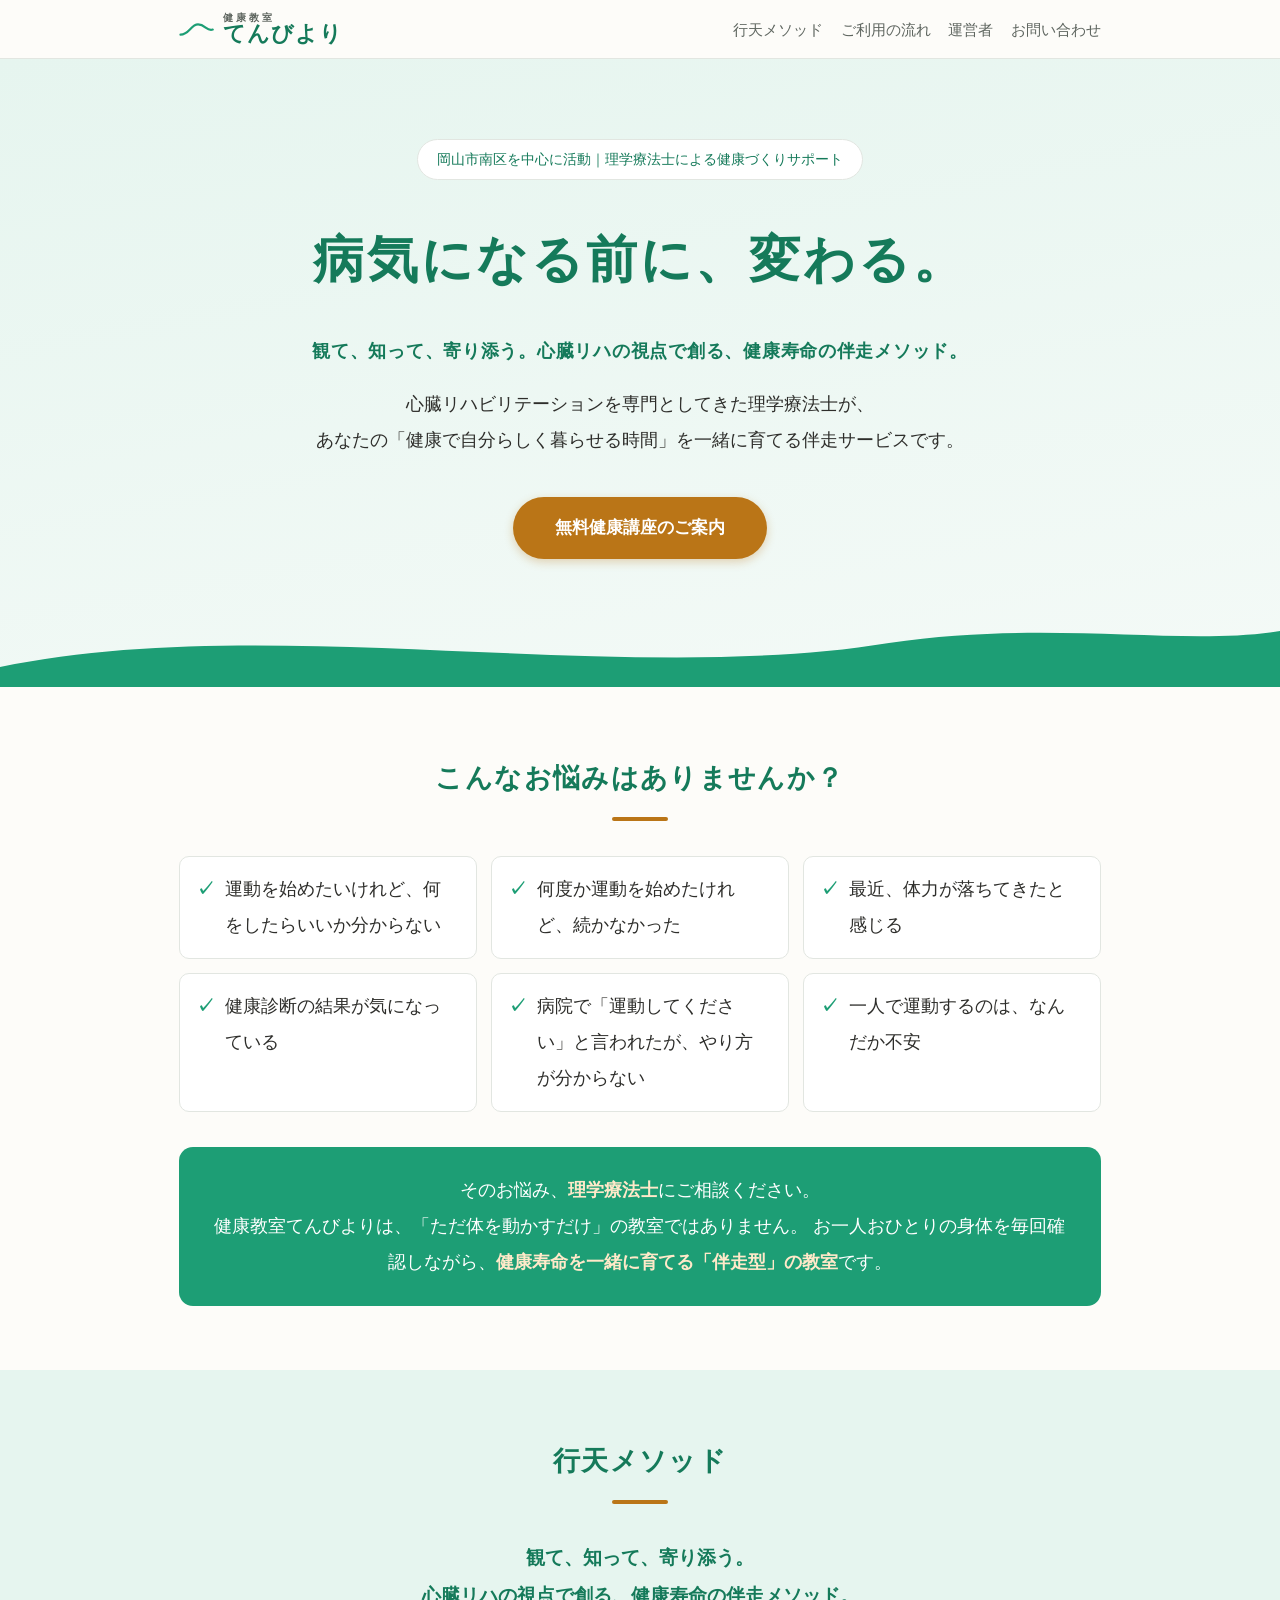
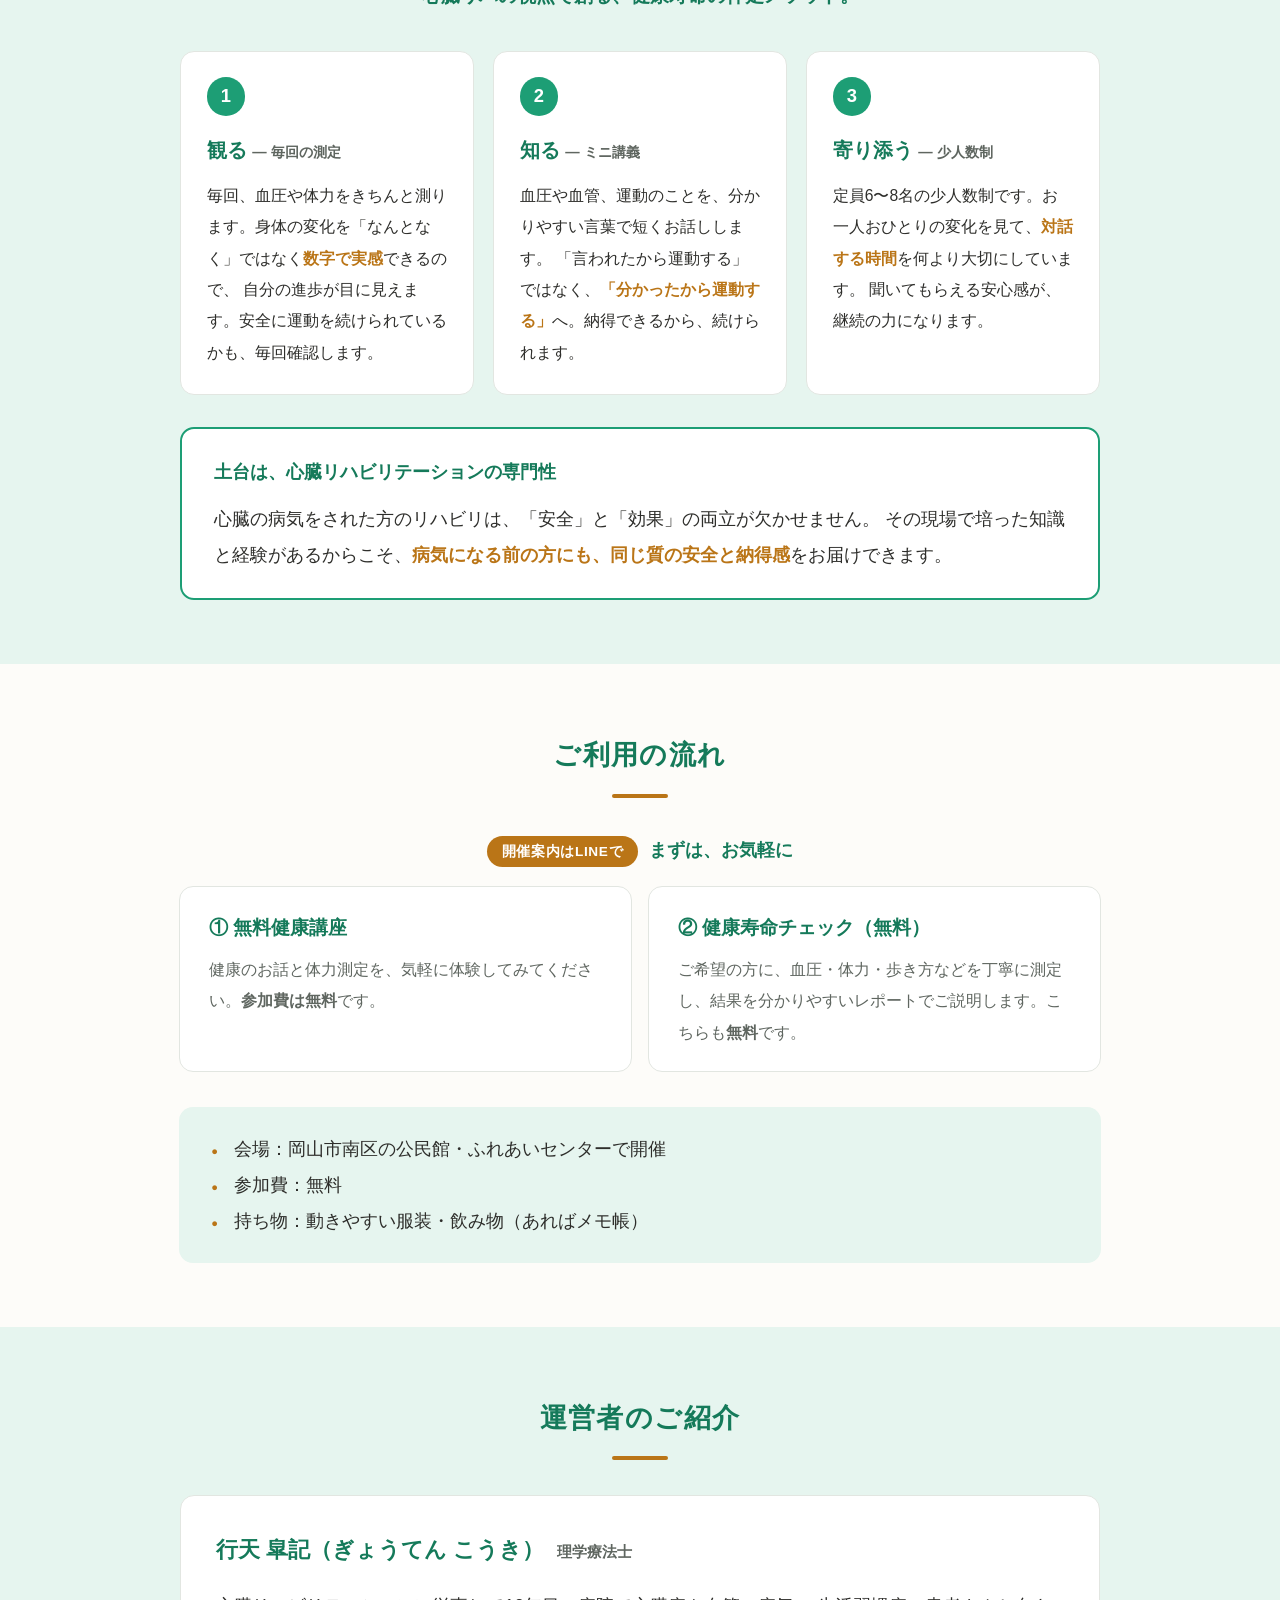
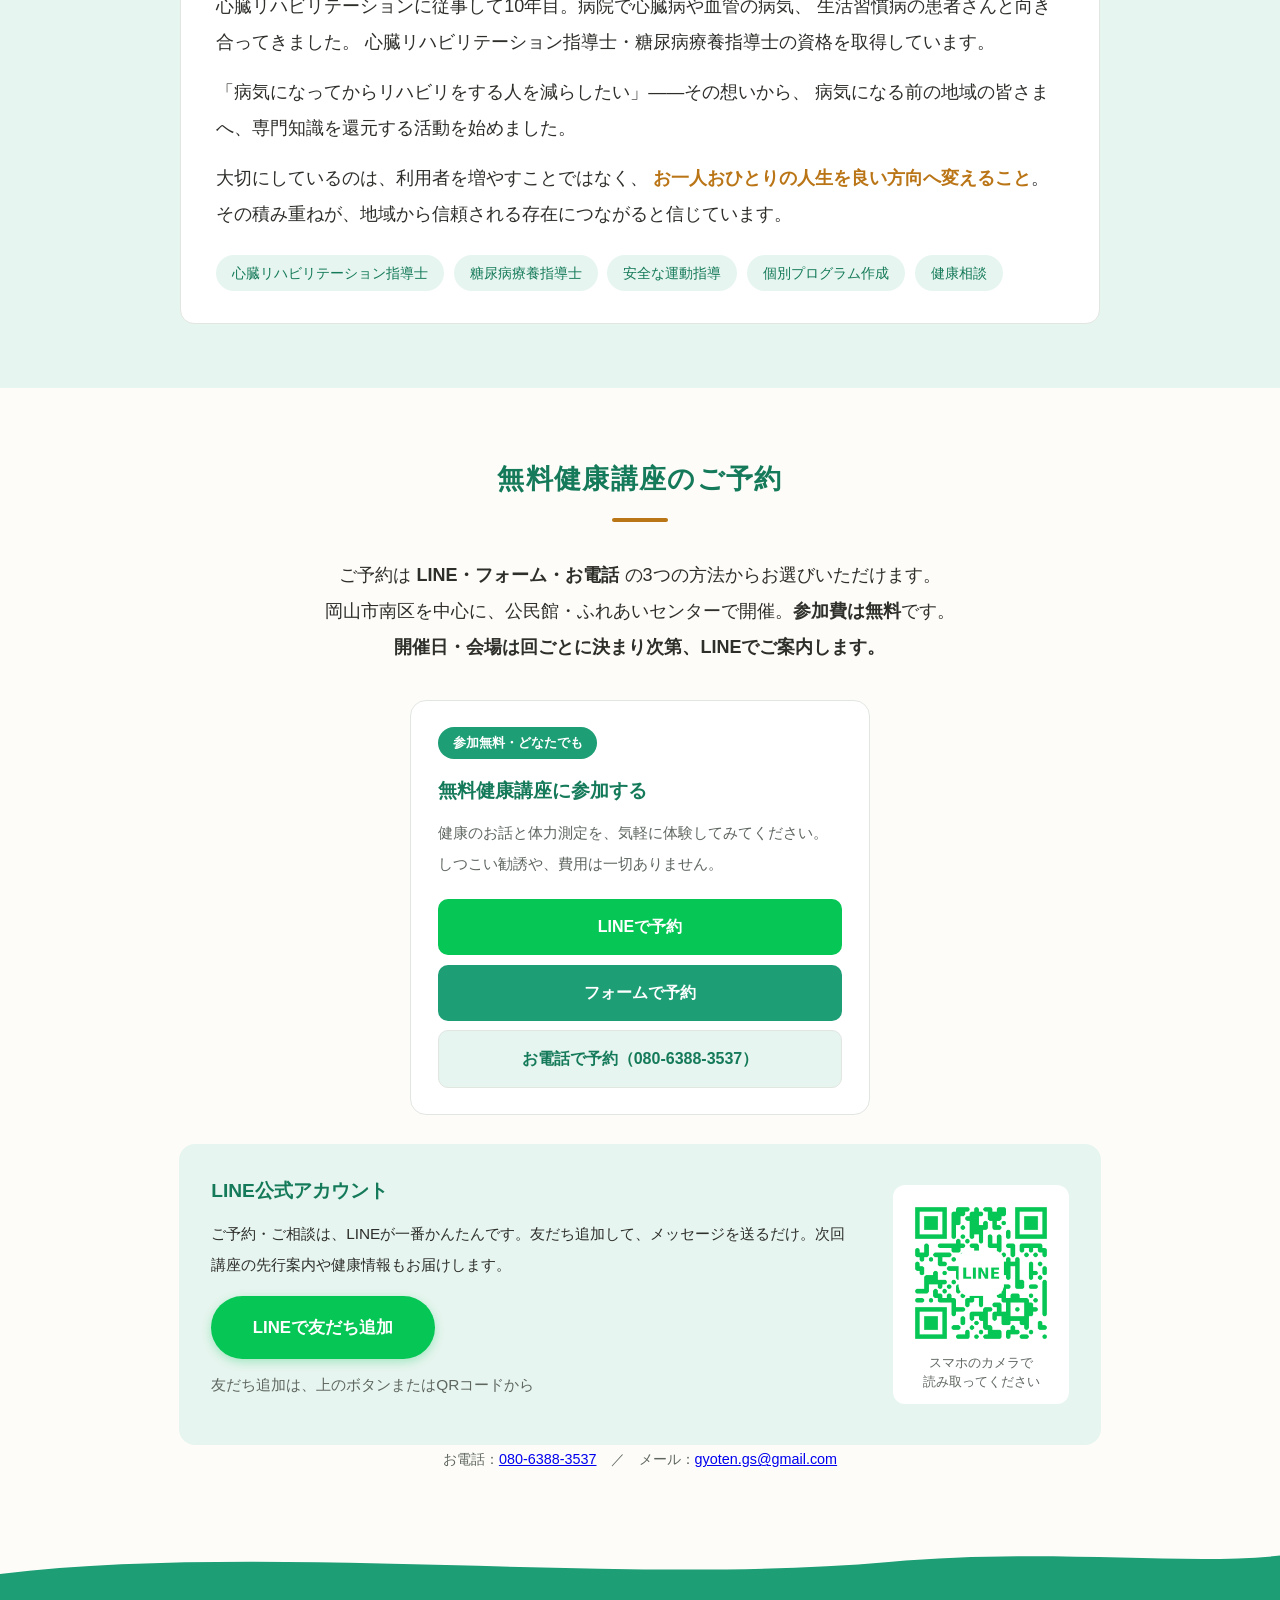
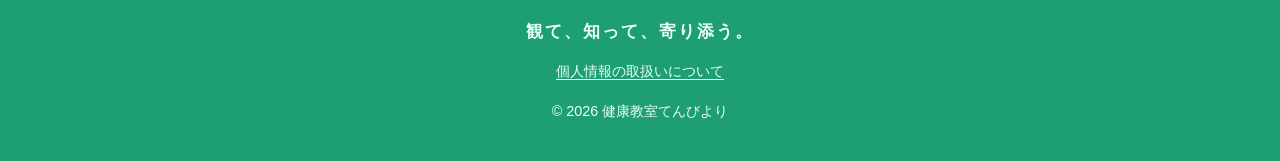
<file: index.html>
<!DOCTYPE html>
<html lang="ja">
<head>
  <meta charset="UTF-8">
  <meta name="viewport" content="width=device-width, initial-scale=1.0">
  <meta name="description" content="岡山市南区を中心に活動｜心臓リハビリテーションを専門としてきた理学療法士による、健康寿命の伴走サービス「健康教室てんびより」。病気になる前に、変わる。">
  <title>健康教室てんびより｜病気になる前に、変わる。</title>
  <link rel="stylesheet" href="style.css">
</head>
<body>
  <header class="site-header">
    <nav class="nav">
      <a href="#top" class="logo">
        <svg class="logo-mark" viewBox="0 0 48 24" aria-hidden="true">
          <path d="M2 20 C14 20 16 6 26 6 C36 6 38 16 46 13" fill="none" stroke="currentColor" stroke-width="3" stroke-linecap="round"/>
        </svg>
        <span class="logo-text">
          <span class="logo-sub">健康教室</span>
          <span class="logo-main">てんびより</span>
        </span>
      </a>
      <ul class="nav-links">
        <li><a href="#method">行天メソッド</a></li>
        <li><a href="#flow">ご利用の流れ</a></li>
        <li><a href="#profile">運営者</a></li>
        <li><a href="#contact">お問い合わせ</a></li>
      </ul>
    </nav>
  </header>

  <main id="top">
    <section class="hero">
      <div class="hero-inner">
        <p class="hero-area">岡山市南区を中心に活動｜理学療法士による健康づくりサポート</p>
        <h1>病気になる前に、<br class="sp-only">変わる。</h1>
        <p class="hero-method">観て、知って、寄り添う。<br class="sp-only">心臓リハの視点で創る、健康寿命の伴走メソッド。</p>
        <p class="hero-lead">
          心臓リハビリテーションを専門としてきた理学療法士が、<br class="pc-only">
          あなたの「健康で自分らしく暮らせる時間」を一緒に育てる伴走サービスです。
        </p>
        <a href="#contact" class="btn">無料健康講座のご案内</a>
      </div>
      <svg class="hero-hill" viewBox="0 0 1440 110" preserveAspectRatio="none" aria-hidden="true">
        <path d="M0,85 C300,15 700,110 1000,55 C1180,25 1330,60 1440,40 L1440,110 L0,110 Z" fill="currentColor"/>
      </svg>
    </section>

    <section id="worries" class="section">
      <h2>こんなお悩みはありませんか？</h2>
      <ul class="worry-list">
        <li>運動を始めたいけれど、何をしたらいいか分からない</li>
        <li>何度か運動を始めたけれど、続かなかった</li>
        <li>最近、体力が落ちてきたと感じる</li>
        <li>健康診断の結果が気になっている</li>
        <li>病院で「運動してください」と言われたが、やり方が分からない</li>
        <li>一人で運動するのは、なんだか不安</li>
      </ul>
      <div class="worry-answer">
        <p>
          そのお悩み、<strong>理学療法士</strong>にご相談ください。<br>
          健康教室てんびよりは、「ただ体を動かすだけ」の教室ではありません。
          お一人おひとりの身体を毎回確認しながら、<strong>健康寿命を一緒に育てる「伴走型」の教室</strong>です。
        </p>
      </div>
    </section>

    <section id="method" class="section section-tint">
      <h2>行天メソッド</h2>
      <p class="method-copy">観て、知って、寄り添う。<br>心臓リハの視点で創る、健康寿命の伴走メソッド。</p>
      <div class="cards">
        <article class="card">
          <p class="card-num">1</p>
          <h3>観る <span>― 毎回の測定</span></h3>
          <p>
            毎回、血圧や体力をきちんと測ります。身体の変化を「なんとなく」ではなく<strong>数字で実感</strong>できるので、
            自分の進歩が目に見えます。安全に運動を続けられているかも、毎回確認します。
          </p>
        </article>
        <article class="card">
          <p class="card-num">2</p>
          <h3>知る <span>― ミニ講義</span></h3>
          <p>
            血圧や血管、運動のことを、分かりやすい言葉で短くお話しします。
            「言われたから運動する」ではなく、<strong>「分かったから運動する」</strong>へ。納得できるから、続けられます。
          </p>
        </article>
        <article class="card">
          <p class="card-num">3</p>
          <h3>寄り添う <span>― 少人数制</span></h3>
          <p>
            定員6〜8名の少人数制です。お一人おひとりの変化を見て、<strong>対話する時間</strong>を何より大切にしています。
            聞いてもらえる安心感が、継続の力になります。
          </p>
        </article>
      </div>
      <div class="method-base">
        <h3>土台は、心臓リハビリテーションの専門性</h3>
        <p>
          心臓の病気をされた方のリハビリは、「安全」と「効果」の両立が欠かせません。
          その現場で培った知識と経験があるからこそ、<strong>病気になる前の方にも、同じ質の安全と納得感</strong>をお届けできます。
        </p>
      </div>
    </section>

    <section id="flow" class="section">
      <h2>ご利用の流れ</h2>
      <p class="flow-label"><span class="badge-now">開催案内はLINEで</span>まずは、お気軽に</p>
      <div class="entry-cards">
        <article class="flow-card">
          <h3>① 無料健康講座</h3>
          <p>健康のお話と体力測定を、気軽に体験してみてください。<strong>参加費は無料</strong>です。</p>
        </article>
        <article class="flow-card">
          <h3>② 健康寿命チェック（無料）</h3>
          <p>ご希望の方に、血圧・体力・歩き方などを丁寧に測定し、結果を分かりやすいレポートでご説明します。こちらも<strong>無料</strong>です。</p>
        </article>
      </div>
      <div class="program-note">
        <ul>
          <li>会場：岡山市南区の公民館・ふれあいセンターで開催</li>
          <li>参加費：無料</li>
          <li>持ち物：動きやすい服装・飲み物（あればメモ帳）</li>
        </ul>
      </div>
    </section>

    <section id="profile" class="section section-tint">
      <h2>運営者のご紹介</h2>
      <div class="profile">
        <p class="profile-name">行天 皐記（ぎょうてん こうき）<span>理学療法士</span></p>
        <p>
          心臓リハビリテーションに従事して10年目。病院で心臓病や血管の病気、
          生活習慣病の患者さんと向き合ってきました。
          心臓リハビリテーション指導士・糖尿病療養指導士の資格を取得しています。
        </p>
        <p>
          「病気になってからリハビリをする人を減らしたい」——その想いから、
          病気になる前の地域の皆さまへ、専門知識を還元する活動を始めました。
        </p>
        <p>
          大切にしているのは、利用者を増やすことではなく、
          <strong>お一人おひとりの人生を良い方向へ変えること</strong>。
          その積み重ねが、地域から信頼される存在につながると信じています。
        </p>
        <ul class="tags">
          <li>心臓リハビリテーション指導士</li>
          <li>糖尿病療養指導士</li>
          <li>安全な運動指導</li>
          <li>個別プログラム作成</li>
          <li>健康相談</li>
        </ul>
      </div>
    </section>

    <section id="contact" class="section">
      <h2>無料健康講座のご予約</h2>
      <p style="text-align:center">
        ご予約は <strong>LINE・フォーム・お電話</strong> の3つの方法からお選びいただけます。<br>
        岡山市南区を中心に、公民館・ふれあいセンターで開催。<strong>参加費は無料</strong>です。<br>
        <strong>開催日・会場は回ごとに決まり次第、LINEでご案内します。</strong>
      </p>

      <div class="reserve-grid reserve-single">
        <article class="reserve-card">
          <span class="rc-badge free">参加無料・どなたでも</span>
          <h3>無料健康講座に参加する</h3>
          <p>健康のお話と体力測定を、気軽に体験してみてください。しつこい勧誘や、費用は一切ありません。</p>
          <div class="method-btns">
            <a class="mbtn line" href="https://lin.ee/SsaVocu" target="_blank" rel="noopener">LINEで予約</a>
            <a class="mbtn form" href="https://docs.google.com/forms/d/e/1FAIpQLSeQaxAKzfFeBXzYcHkHku25ovrLlPpBAjd2YTcD9rqlJi0O8Q/viewform" target="_blank" rel="noopener">フォームで予約</a>
            <a class="mbtn tel" href="tel:08063883537">お電話で予約（080-6388-3537）</a>
          </div>
        </article>
      </div>

      <div class="line-block">
        <div class="line-text">
          <h3>LINE公式アカウント</h3>
          <p>ご予約・ご相談は、LINEが一番かんたんです。友だち追加して、メッセージを送るだけ。次回講座の先行案内や健康情報もお届けします。</p>
          <a class="btn line-btn" href="https://lin.ee/SsaVocu" target="_blank" rel="noopener">LINEで友だち追加</a>
          <p class="line-id">友だち追加は、上のボタンまたはQRコードから</p>
        </div>
        <figure class="qr">
          <img src="images/line-qr.png" alt="LINE公式アカウント 友だち追加QRコード" width="150" height="150">
          <figcaption>スマホのカメラで<br>読み取ってください</figcaption>
        </figure>
      </div>

      <p class="contact-note">
        お電話：<a href="tel:08063883537">080-6388-3537</a>　／　メール：<a href="mailto:gyoten.gs@gmail.com">gyoten.gs@gmail.com</a>
      </p>
    </section>
  </main>

  <footer class="site-footer">
    <svg class="footer-hill" viewBox="0 0 1440 60" preserveAspectRatio="none" aria-hidden="true">
      <path d="M0,45 C300,5 700,60 1000,30 C1180,12 1330,35 1440,22 L1440,60 L0,60 Z" fill="currentColor"/>
    </svg>
    <div class="footer-inner">
      <p class="footer-copy">観て、知って、寄り添う。</p>
      <ul class="footer-links">
        <li><a href="policy.html#privacy">個人情報の取扱いについて</a></li>
      </ul>
      <p>&copy; 2026 健康教室てんびより</p>
    </div>
  </footer>
</body>
</html>
</file>
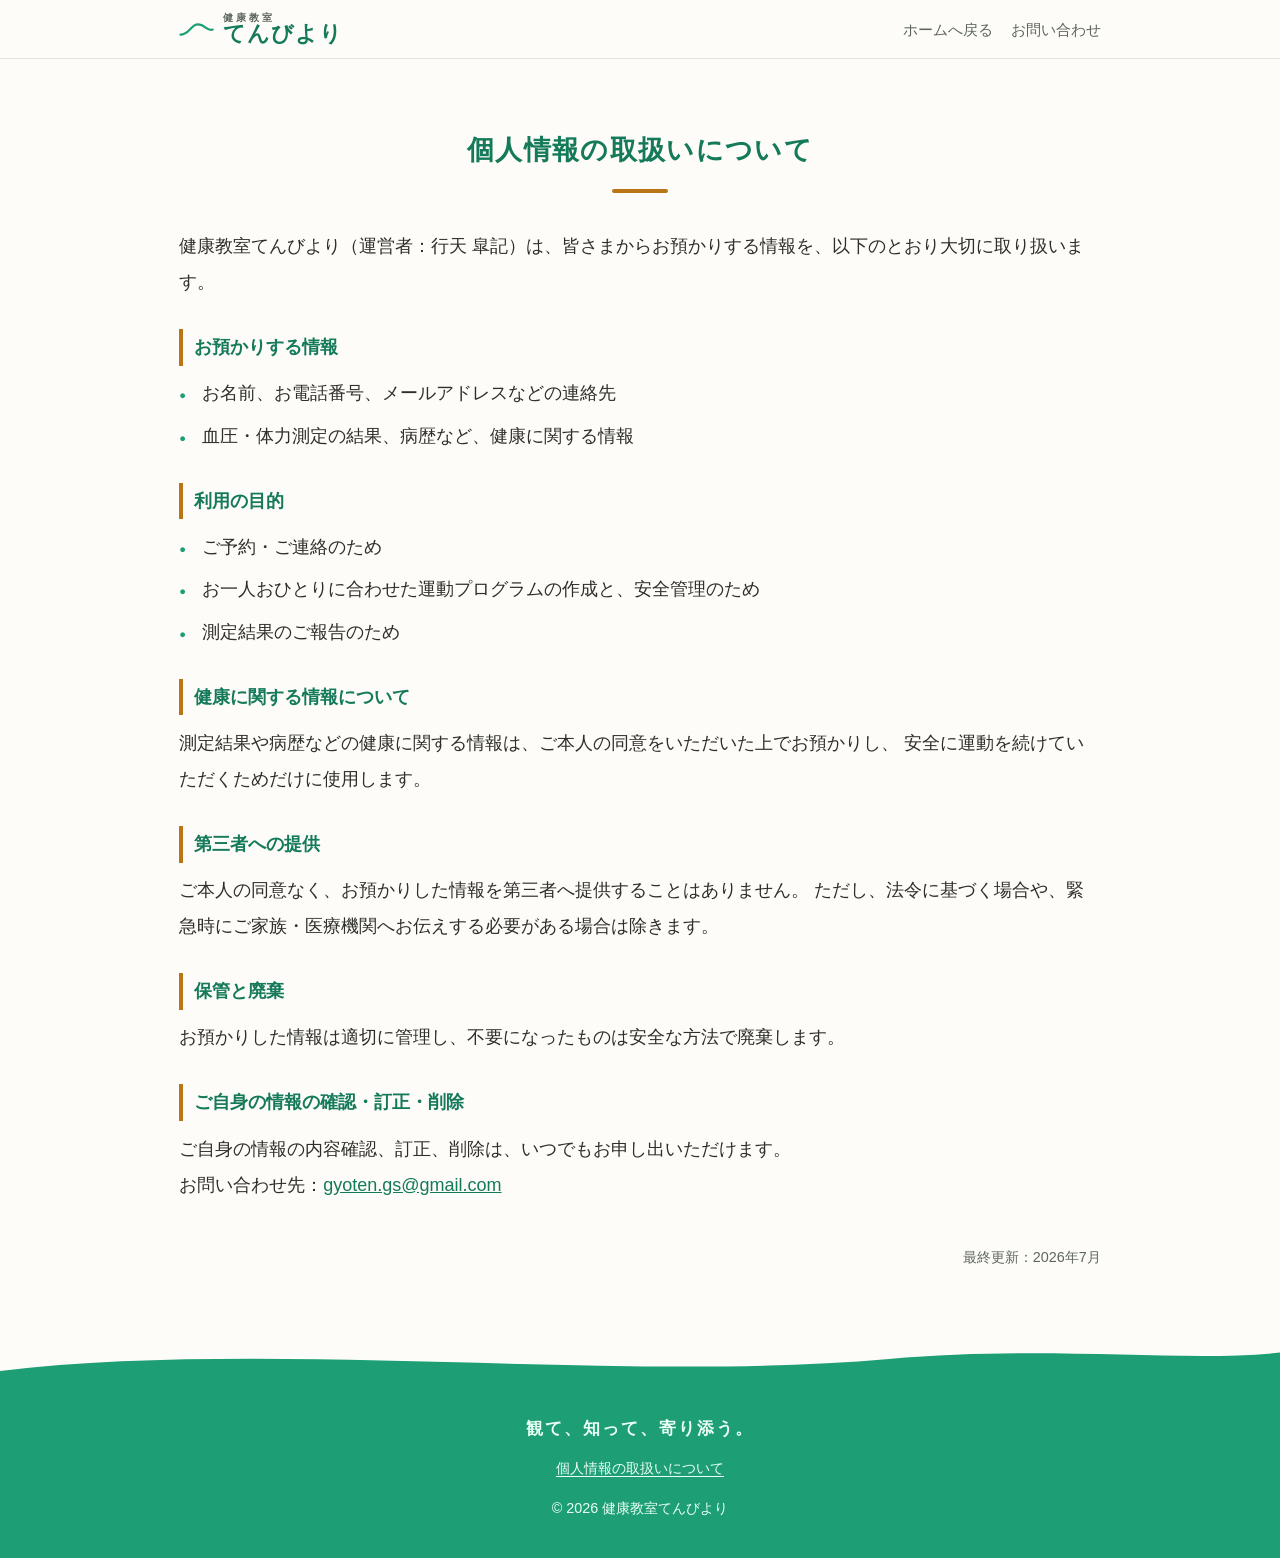
<file: policy.html>
<!DOCTYPE html>
<html lang="ja">
<head>
  <meta charset="UTF-8">
  <meta name="viewport" content="width=device-width, initial-scale=1.0">
  <meta name="description" content="健康教室てんびよりの個人情報の取扱いについてのご案内です。">
  <title>個人情報の取扱いについて｜健康教室てんびより</title>
  <link rel="stylesheet" href="style.css">
</head>
<body>
  <header class="site-header">
    <nav class="nav">
      <a href="index.html" class="logo">
        <svg class="logo-mark" viewBox="0 0 48 24" aria-hidden="true">
          <path d="M2 20 C14 20 16 6 26 6 C36 6 38 16 46 13" fill="none" stroke="currentColor" stroke-width="3" stroke-linecap="round"/>
        </svg>
        <span class="logo-text">
          <span class="logo-sub">健康教室</span>
          <span class="logo-main">てんびより</span>
        </span>
      </a>
      <ul class="nav-links">
        <li><a href="index.html">ホームへ戻る</a></li>
        <li><a href="index.html#contact">お問い合わせ</a></li>
      </ul>
    </nav>
  </header>

  <main>
    <section class="section policy">
      <h2 id="privacy">個人情報の取扱いについて</h2>
      <p>
        健康教室てんびより（運営者：行天 皐記）は、皆さまからお預かりする情報を、以下のとおり大切に取り扱います。
      </p>

      <h3>お預かりする情報</h3>
      <ul>
        <li>お名前、お電話番号、メールアドレスなどの連絡先</li>
        <li>血圧・体力測定の結果、病歴など、健康に関する情報</li>
      </ul>

      <h3>利用の目的</h3>
      <ul>
        <li>ご予約・ご連絡のため</li>
        <li>お一人おひとりに合わせた運動プログラムの作成と、安全管理のため</li>
        <li>測定結果のご報告のため</li>
      </ul>

      <h3>健康に関する情報について</h3>
      <p>
        測定結果や病歴などの健康に関する情報は、ご本人の同意をいただいた上でお預かりし、
        安全に運動を続けていただくためだけに使用します。
      </p>

      <h3>第三者への提供</h3>
      <p>
        ご本人の同意なく、お預かりした情報を第三者へ提供することはありません。
        ただし、法令に基づく場合や、緊急時にご家族・医療機関へお伝えする必要がある場合は除きます。
      </p>

      <h3>保管と廃棄</h3>
      <p>
        お預かりした情報は適切に管理し、不要になったものは安全な方法で廃棄します。
      </p>

      <h3>ご自身の情報の確認・訂正・削除</h3>
      <p>
        ご自身の情報の内容確認、訂正、削除は、いつでもお申し出いただけます。<br>
        お問い合わせ先：<a href="mailto:gyoten.gs@gmail.com">gyoten.gs@gmail.com</a>
      </p>

      <p class="policy-date">最終更新：2026年7月</p>
    </section>
  </main>

  <footer class="site-footer">
    <svg class="footer-hill" viewBox="0 0 1440 60" preserveAspectRatio="none" aria-hidden="true">
      <path d="M0,45 C300,5 700,60 1000,30 C1180,12 1330,35 1440,22 L1440,60 L0,60 Z" fill="currentColor"/>
    </svg>
    <div class="footer-inner">
      <p class="footer-copy">観て、知って、寄り添う。</p>
      <ul class="footer-links">
        <li><a href="policy.html#privacy">個人情報の取扱いについて</a></li>
      </ul>
      <p>&copy; 2026 健康教室てんびより</p>
    </div>
  </footer>
</body>
</html>
</file>
<file: style.css>
:root {
  --teal: #1D9E75;
  --teal-dark: #157a5a;
  --teal-pale: #e6f5ef;
  --amber: #BA7517;
  --bg: #fdfcf9;
  --text: #2e2e2b;
  --muted: #5f6660;
  --card-bg: #ffffff;
  --border: #e2e6e1;
}

* {
  margin: 0;
  padding: 0;
  box-sizing: border-box;
}

html {
  scroll-behavior: smooth;
  scroll-padding-top: 4.5rem;
}

body {
  font-family: "Yu Gothic", "YuGothic", "Hiragino Kaku Gothic ProN", "Noto Sans JP", sans-serif;
  background: var(--bg);
  color: var(--text);
  font-size: 18px;
  line-height: 2;
}

/* ヘッダー */
.site-header {
  position: sticky;
  top: 0;
  background: rgba(253, 252, 249, 0.95);
  border-bottom: 1px solid var(--border);
  z-index: 10;
}

.nav {
  max-width: 960px;
  margin: 0 auto;
  padding: 0.7rem 1.2rem;
  display: flex;
  align-items: center;
  justify-content: space-between;
  flex-wrap: wrap;
  gap: 0.4rem;
}

.logo {
  display: flex;
  align-items: center;
  gap: 0.55rem;
  color: var(--teal-dark);
  text-decoration: none;
}

.logo-text {
  display: flex;
  flex-direction: column;
  line-height: 1.05;
}

.logo-sub {
  font-size: 0.62rem;
  font-weight: 700;
  letter-spacing: 0.28em;
  color: var(--muted);
}

.logo-main {
  font-size: 1.35rem;
  font-weight: 800;
  letter-spacing: 0.04em;
  color: var(--teal-dark);
}

.logo-mark {
  width: 2.2rem;
  height: 1.1rem;
  color: var(--teal);
}

.nav-links {
  display: flex;
  flex-wrap: wrap;
  gap: 1.1rem;
  list-style: none;
}

.nav-links a {
  color: var(--muted);
  text-decoration: none;
  font-size: 0.95rem;
}

.nav-links a:hover {
  color: var(--teal);
}

/* ヒーロー */
.hero {
  position: relative;
  background: linear-gradient(170deg, var(--teal-pale) 0%, #f4faf7 100%);
  text-align: center;
  overflow: hidden;
}

.hero-inner {
  max-width: 800px;
  margin: 0 auto;
  padding: 5rem 1.2rem 8rem;
}

.hero-area {
  display: inline-block;
  background: #fff;
  border: 1px solid var(--border);
  border-radius: 999px;
  padding: 0.3rem 1.2rem;
  font-size: 0.9rem;
  color: var(--teal-dark);
  margin-bottom: 1.8rem;
}

.hero h1 {
  font-size: clamp(2rem, 6.5vw, 3.2rem);
  color: var(--teal-dark);
  letter-spacing: 0.06em;
  margin-bottom: 1.4rem;
}

.hero-method {
  color: var(--teal-dark);
  font-weight: 700;
  font-size: 1.15rem;
  letter-spacing: 0.04em;
  margin-bottom: 1rem;
}

.hero-lead {
  color: var(--text);
  margin-bottom: 2.4rem;
}

.hero-hill {
  display: block;
  width: 100%;
  height: 5.5rem;
  color: var(--teal);
  position: absolute;
  bottom: 0;
  left: 0;
}

.btn {
  display: inline-block;
  background: var(--amber);
  color: #fff;
  padding: 0.9rem 2.6rem;
  border-radius: 999px;
  text-decoration: none;
  font-weight: 700;
  font-size: 1.05rem;
  box-shadow: 0 3px 10px rgba(186, 117, 23, 0.3);
  transition: transform 0.15s, box-shadow 0.15s;
}

.btn:hover {
  transform: translateY(-2px);
  box-shadow: 0 5px 14px rgba(186, 117, 23, 0.4);
}

/* セクション共通 */
.section {
  max-width: 960px;
  margin: 0 auto;
  padding: 4rem 1.2rem;
}

.section-tint {
  max-width: none;
  background: var(--teal-pale);
}

.section-tint > * {
  max-width: 920px;
  margin-left: auto;
  margin-right: auto;
}

.section h2 {
  font-size: 1.7rem;
  color: var(--teal-dark);
  text-align: center;
  margin-bottom: 2.2rem;
  letter-spacing: 0.05em;
}

.section h2::after {
  content: "";
  display: block;
  width: 3.5rem;
  height: 4px;
  border-radius: 2px;
  background: var(--amber);
  margin: 0.7rem auto 0;
}

/* お悩み */
.worry-list {
  list-style: none;
  display: grid;
  grid-template-columns: repeat(auto-fit, minmax(280px, 1fr));
  gap: 0.9rem;
  margin-bottom: 2.2rem;
}

.worry-list li {
  background: var(--card-bg);
  border: 1px solid var(--border);
  border-radius: 10px;
  padding: 0.9rem 1.2rem 0.9rem 2.8rem;
  position: relative;
}

.worry-list li::before {
  content: "✓";
  position: absolute;
  left: 1rem;
  color: var(--teal);
  font-weight: 700;
}

.worry-answer {
  background: var(--teal);
  color: #fff;
  border-radius: 14px;
  padding: 1.6rem 2rem;
  text-align: center;
}

.worry-answer strong {
  color: #ffe9c9;
}

/* 行天メソッド */
.method-copy {
  text-align: center;
  font-size: 1.2rem;
  font-weight: 700;
  color: var(--teal-dark);
  margin-bottom: 2.2rem;
}

.cards {
  display: grid;
  grid-template-columns: repeat(auto-fit, minmax(260px, 1fr));
  gap: 1.2rem;
}

.card {
  background: var(--card-bg);
  border: 1px solid var(--border);
  border-radius: 14px;
  padding: 1.6rem;
}

.card-num {
  width: 2.4rem;
  height: 2.4rem;
  border-radius: 50%;
  background: var(--teal);
  color: #fff;
  font-weight: 700;
  font-size: 1.15rem;
  display: flex;
  align-items: center;
  justify-content: center;
  margin-bottom: 0.9rem;
}

.card h3 {
  font-size: 1.25rem;
  color: var(--teal-dark);
  margin-bottom: 0.6rem;
}

.card h3 span {
  font-size: 0.9rem;
  color: var(--muted);
  font-weight: 600;
}

.card p:last-child {
  font-size: 0.98rem;
}

.card strong,
.method-base strong,
.profile strong {
  color: var(--amber);
}

.method-base {
  margin-top: 2rem;
  background: var(--card-bg);
  border: 2px solid var(--teal);
  border-radius: 14px;
  padding: 1.6rem 2rem;
}

.method-base h3 {
  color: var(--teal-dark);
  font-size: 1.15rem;
  margin-bottom: 0.6rem;
}

/* ご利用の流れ */
.flow-label {
  text-align: center;
  font-weight: 700;
  font-size: 1.1rem;
  color: var(--teal-dark);
  margin-bottom: 1.1rem;
}

.badge-now {
  display: inline-block;
  background: var(--amber);
  color: #fff;
  font-size: 0.85rem;
  border-radius: 999px;
  padding: 0.1rem 0.9rem;
  margin-right: 0.7rem;
  letter-spacing: 0.05em;
}

.entry-cards {
  display: grid;
  grid-template-columns: repeat(auto-fit, minmax(260px, 1fr));
  gap: 1rem;
}

.flow-card {
  background: var(--card-bg);
  border: 1px solid var(--border);
  border-radius: 14px;
  padding: 1.4rem 1.8rem;
}

.flow-card h3 {
  font-size: 1.2rem;
  color: var(--teal-dark);
  margin-bottom: 0.4rem;
  display: flex;
  align-items: center;
  gap: 0.8rem;
  flex-wrap: wrap;
}

.badge-course {
  background: var(--teal);
  color: #fff;
  font-size: 0.8rem;
  font-weight: 700;
  border-radius: 999px;
  padding: 0.15rem 0.9rem;
  letter-spacing: 0.05em;
}

.flow-card p {
  font-size: 0.98rem;
  color: var(--muted);
}

.flow-arrow {
  text-align: center;
  font-weight: 700;
  color: var(--teal);
  margin: 1.4rem 0;
}

.program-note {
  margin-top: 2.2rem;
  background: var(--teal-pale);
  border-radius: 14px;
  padding: 1.5rem 2rem;
}

.program-note h3 {
  color: var(--teal-dark);
  font-size: 1.1rem;
  margin-bottom: 0.6rem;
}

.program-note ul {
  list-style: none;
}

.program-note li {
  padding-left: 1.4rem;
  position: relative;
}

.program-note li::before {
  content: "●";
  position: absolute;
  left: 0;
  color: var(--amber);
  font-size: 0.7rem;
  top: 0.55rem;
}

/* 運営者 */
.profile {
  background: var(--card-bg);
  border: 1px solid var(--border);
  border-radius: 14px;
  padding: 2rem 2.2rem;
}

.profile-name {
  font-size: 1.35rem;
  font-weight: 700;
  color: var(--teal-dark);
  margin-bottom: 1rem;
}

.profile-name span {
  font-size: 0.95rem;
  color: var(--muted);
  font-weight: 600;
  margin-left: 0.8rem;
}

.profile p + p {
  margin-top: 0.9rem;
}

.tags {
  list-style: none;
  display: flex;
  flex-wrap: wrap;
  gap: 0.6rem;
  margin-top: 1.4rem;
}

.tags li {
  background: var(--teal-pale);
  border-radius: 999px;
  padding: 0.25rem 1rem;
  font-size: 0.88rem;
  color: var(--teal-dark);
}

/* お問い合わせ / ご予約 */
#contact {
  text-align: center;
}

.btn-outline {
  background: #fff;
  color: var(--teal-dark);
  border: 2px solid var(--teal);
  box-shadow: none;
}

.btn-outline:hover {
  box-shadow: 0 4px 12px rgba(29, 158, 117, 0.25);
}

.reserve-grid {
  display: grid;
  grid-template-columns: repeat(auto-fit, minmax(300px, 1fr));
  gap: 1.2rem;
  margin: 2.2rem 0 1.8rem;
  text-align: left;
}

.reserve-single {
  max-width: 460px;
  margin-left: auto;
  margin-right: auto;
}

.reserve-card {
  background: var(--card-bg);
  border: 1px solid var(--border);
  border-radius: 16px;
  padding: 1.6rem 1.7rem;
  display: flex;
  flex-direction: column;
}

.rc-badge {
  align-self: flex-start;
  font-size: 0.82rem;
  font-weight: 700;
  color: #fff;
  border-radius: 999px;
  padding: 0.2rem 0.9rem;
  margin-bottom: 0.8rem;
}

.rc-badge.free { background: var(--teal); }
.rc-badge.paid { background: var(--amber); }

.reserve-card h3 {
  font-size: 1.2rem;
  color: var(--teal-dark);
  margin-bottom: 0.5rem;
}

.reserve-card > p {
  color: var(--muted);
  font-size: 0.96rem;
  margin-bottom: 1.2rem;
  flex-grow: 1;
}

.method-btns {
  display: flex;
  flex-direction: column;
  gap: 0.6rem;
}

.mbtn {
  display: block;
  text-align: center;
  text-decoration: none;
  font-weight: 700;
  font-size: 1rem;
  padding: 0.75rem 1rem;
  border-radius: 10px;
  transition: transform 0.12s, box-shadow 0.12s;
}

.mbtn:hover { transform: translateY(-1px); }

.mbtn.line {
  background: #06C755;
  color: #fff;
}

.mbtn.form {
  background: var(--teal);
  color: #fff;
}

.mbtn.tel {
  background: var(--teal-pale);
  color: var(--teal-dark);
  border: 1px solid var(--border);
}

.mbtn.disabled {
  background: #f0f0ed;
  color: #9a9a94;
  cursor: default;
  border: 1px dashed #d3d3cd;
}

.line-block {
  display: flex;
  flex-wrap: wrap;
  align-items: center;
  justify-content: center;
  gap: 1.5rem 2.5rem;
  background: var(--teal-pale);
  border-radius: 16px;
  padding: 1.8rem 2rem;
  text-align: left;
}

.line-text { flex: 1 1 300px; }

.line-text h3 {
  font-size: 1.2rem;
  color: var(--teal-dark);
  margin-bottom: 0.5rem;
}

.line-text p { font-size: 0.96rem; margin-bottom: 1rem; }

.line-btn {
  background: #06C755;
  box-shadow: 0 3px 10px rgba(6, 199, 85, 0.3);
}

.line-btn:hover { box-shadow: 0 5px 14px rgba(6, 199, 85, 0.4); }

.line-id {
  margin-top: 0.7rem;
  font-size: 0.9rem;
  color: var(--muted);
}

.qr {
  background: #fff;
  border-radius: 12px;
  padding: 0.8rem;
  text-align: center;
}

.qr img { display: block; width: 150px; height: 150px; }

.qr figcaption {
  margin-top: 0.4rem;
  font-size: 0.82rem;
  color: var(--muted);
  line-height: 1.4;
}

.contact-note {
  font-size: 0.9rem;
  color: var(--muted);
}

/* フッター */
.site-footer {
  color: var(--teal);
}

.footer-hill {
  display: block;
  width: 100%;
  height: 3rem;
}

.footer-inner {
  background: var(--teal);
  color: #eafff6;
  text-align: center;
  padding: 1.8rem 1.2rem 2.2rem;
  font-size: 0.9rem;
}

.footer-copy {
  font-size: 1.05rem;
  font-weight: 700;
  letter-spacing: 0.12em;
  margin-bottom: 0.5rem;
}

.footer-links {
  list-style: none;
  display: flex;
  flex-wrap: wrap;
  justify-content: center;
  gap: 0.5rem 1.8rem;
  margin-bottom: 0.7rem;
}

.footer-links a {
  color: #eafff6;
  text-decoration: underline;
  text-underline-offset: 3px;
}

/* ご利用にあたって（policy.html） */
.policy h2 {
  margin-top: 3rem;
}

.policy h2:first-of-type {
  margin-top: 0;
}

.policy h3 {
  color: var(--teal-dark);
  font-size: 1.15rem;
  margin: 1.8rem 0 0.6rem;
  padding-left: 0.7rem;
  border-left: 4px solid var(--amber);
}

.policy ul {
  list-style: none;
}

.policy li {
  padding-left: 1.4rem;
  position: relative;
  margin-bottom: 0.4rem;
}

.policy li::before {
  content: "●";
  position: absolute;
  left: 0;
  top: 0.55rem;
  color: var(--teal);
  font-size: 0.7rem;
}

.policy strong {
  color: var(--teal-dark);
}

.policy a {
  color: var(--teal-dark);
}

.policy-note {
  background: var(--teal-pale);
  border-radius: 10px;
  padding: 0.9rem 1.4rem;
  font-size: 0.95rem;
  margin-bottom: 1.5rem;
}

.policy-date {
  margin-top: 2.5rem;
  color: var(--muted);
  font-size: 0.9rem;
  text-align: right;
}

/* 改行の出し分け */
.sp-only {
  display: none;
}

@media (max-width: 600px) {
  .sp-only {
    display: inline;
  }

  .pc-only {
    display: none;
  }

  .hero-inner {
    padding-top: 3.5rem;
  }
}
</file>
